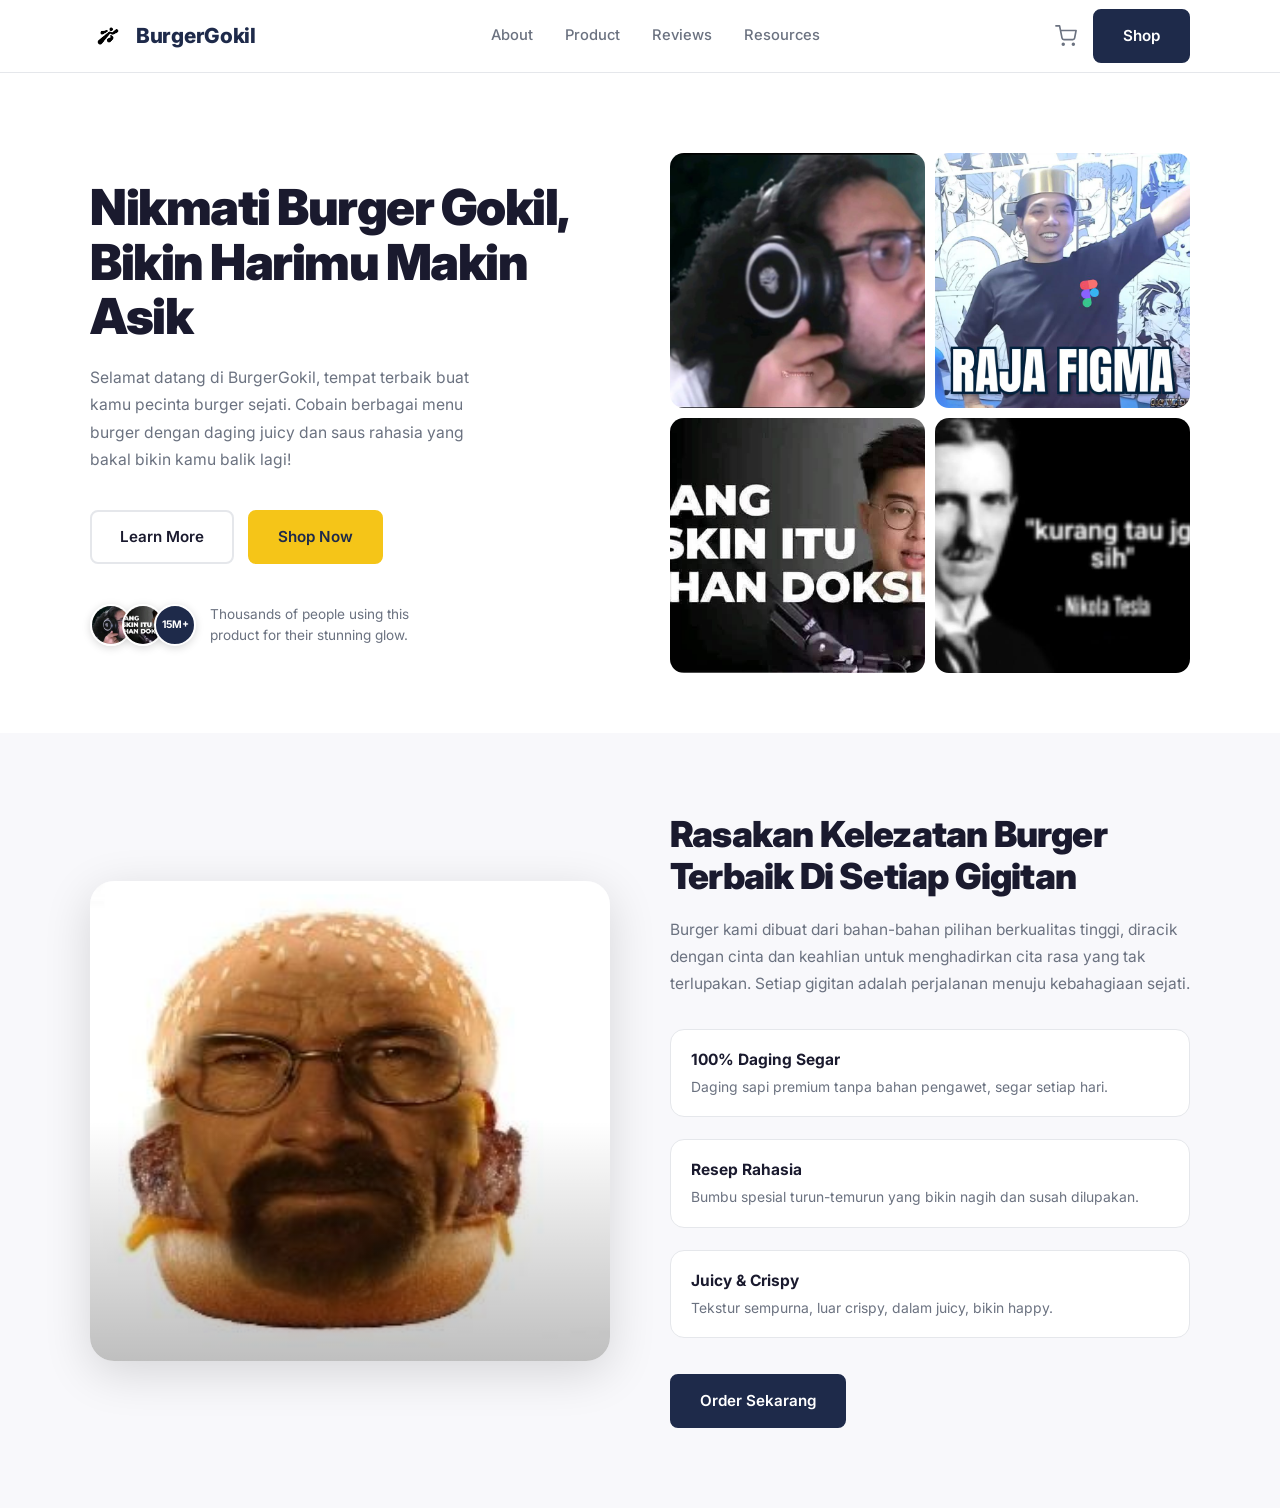
<file: KUIS-01/index.html>
<!DOCTYPE html>
<html lang="en">
  <head>
    <meta charset="UTF-8" />
    <meta name="viewport" content="width=device-width, initial-scale=1.0" />
    <meta
      name="description"
      content="GlowMind – Where mental wellness meets vibrant living. Discover natural products to enhance focus, calm your mind, and shine from within."
    />
    <title>GlowMind – Elevate Your Mind, Embrace Your Glow</title>
    <link rel="preconnect" href="https://fonts.googleapis.com" />
    <link rel="preconnect" href="https://fonts.gstatic.com" crossorigin />
    <link
      href="https://fonts.googleapis.com/css2?family=Inter:wght@400;500;600;700;800;900&display=swap"
      rel="stylesheet"
    />
    <link rel="stylesheet" href="style.css" />
  </head>
  <body>
    <!-- ===== NAVBAR ===== -->
    <header class="navbar">
      <div class="container navbar__inner">
        <a href="#" class="navbar__logo" id="logo-link">
          <img src="logo.jpg" alt="BurgerGokil logo" class="navbar__logo-img" />
          <span class="navbar__brand">BurgerGokil</span>
        </a>

        <nav class="navbar__nav" id="main-nav">
          <a href="#about" class="navbar__link">About</a>
          <a href="#product" class="navbar__link">Product</a>
          <a href="#reviews" class="navbar__link">Reviews</a>
          <a href="#resources" class="navbar__link">Resources</a>
        </nav>

        <div class="navbar__actions">
          <a href="#cart" class="navbar__icon" id="cart-btn" aria-label="Cart">
            <svg
              xmlns="http://www.w3.org/2000/svg"
              width="22"
              height="22"
              viewBox="0 0 24 24"
              fill="none"
              stroke="currentColor"
              stroke-width="1.8"
              stroke-linecap="round"
              stroke-linejoin="round"
            >
              <circle cx="9" cy="21" r="1" />
              <circle cx="20" cy="21" r="1" />
              <path d="M1 1h4l2.68 13.39a2 2 0 0 0 2 1.61h9.72a2 2 0 0 0 2-1.61L23 6H6" />
            </svg>
          </a>
          <a href="#shop" class="btn btn--primary" id="shop-btn">Shop</a>
        </div>
      </div>
    </header>

    <main>
      <!-- ===== HERO SECTION ===== -->
      <section class="hero" id="about">
        <div class="container hero__inner">
          <!-- Left Content -->
          <div class="hero__content">
            <h1 class="hero__title">
              Nikmati Burger Gokil,<br />Bikin Harimu Makin Asik
            </h1>
            <p class="hero__desc">
              Selamat datang di BurgerGokil, tempat terbaik buat kamu pecinta burger sejati. 
              Cobain berbagai menu burger dengan daging juicy dan saus rahasia yang bakal bikin kamu balik lagi!
            </p>

            <div class="hero__buttons">
              <a href="#about" class="btn btn--outline" id="learn-more-btn">Learn More</a>
              <a href="#shop" class="btn btn--yellow" id="shop-now-btn">Shop Now</a>
            </div>

            <div class="hero__social-proof">
              <div class="avatar-group">
                <img src="gambar (1).jpg" alt="User 1" class="avatar" id="avatar-1" />
                <img src="gambar (2).jpg" alt="User 2" class="avatar" id="avatar-2" />
                <span class="avatar avatar--count">15M+</span>
              </div>
              <p class="hero__social-text">
                Thousands of people using this product for their stunning glow.
              </p>
            </div>
          </div>

          <!-- Right Image Grid -->
          <div class="hero__grid" id="hero-grid">
            <div class="hero__grid-col hero__grid-col--left">
              <div class="hero__grid-item">
                <img src="gambar (1).jpg" alt="Happy customer 1" class="hero__grid-img" />
              </div>
              <div class="hero__grid-item">
                <img src="gambar (2).jpg" alt="Happy customer 2" class="hero__grid-img" />
              </div>
            </div>
            <div class="hero__grid-col hero__grid-col--right">
              <div class="hero__grid-item">
                <img src="gambar (3).jpg" alt="Happy customer 3" class="hero__grid-img" />
              </div>
              <div class="hero__grid-item">
                <img src="gambar (4).jpg" alt="Happy customer 4" class="hero__grid-img" />
              </div>
            </div>
          </div>
        </div>
      </section>

      <!-- ===== PRODUCT SECTION ===== -->
      <section class="product" id="product">
        <div class="container product__inner">
          <!-- Left: Product Image -->
          <div class="product__image-wrap">
            <img
              src="produk.jpg"
              alt="GlowMind supplement bottle"
              class="product__img"
              id="product-img"
            />
          </div>

          <!-- Right: Product Content -->
          <div class="product__content">
            <h2 class="product__title">
              Rasakan Kelezatan Burger Terbaik Di Setiap Gigitan
            </h2>
            <p class="product__desc">
              Burger kami dibuat dari bahan-bahan pilihan berkualitas tinggi,
              diracik dengan cinta dan keahlian untuk menghadirkan cita rasa
              yang tak terlupakan. Setiap gigitan adalah perjalanan menuju
              kebahagiaan sejati.
            </p>

            <div class="product__features">
              <div class="feature" id="feature-1">
                <div class="feature__text">
                  <h3 class="feature__title">100% Daging Segar</h3>
                  <p class="feature__desc">Daging sapi premium tanpa bahan pengawet, segar setiap hari.</p>
                </div>
              </div>
              <div class="feature" id="feature-2">
                <div class="feature__text">
                  <h3 class="feature__title">Resep Rahasia</h3>
                  <p class="feature__desc">Bumbu spesial turun-temurun yang bikin nagih dan susah dilupakan.</p>
                </div>
              </div>
              <div class="feature" id="feature-3">
                <div class="feature__text">
                  <h3 class="feature__title">Juicy & Crispy</h3>
                  <p class="feature__desc">Tekstur sempurna, luar crispy, dalam juicy, bikin happy.</p>
                </div>
              </div>
            </div>

            <a href="#shop" class="btn btn--primary" id="discover-btn">Order Sekarang</a>
          </div>
        </div>
      </section>

    </main>
  </body>
</html>
</file>
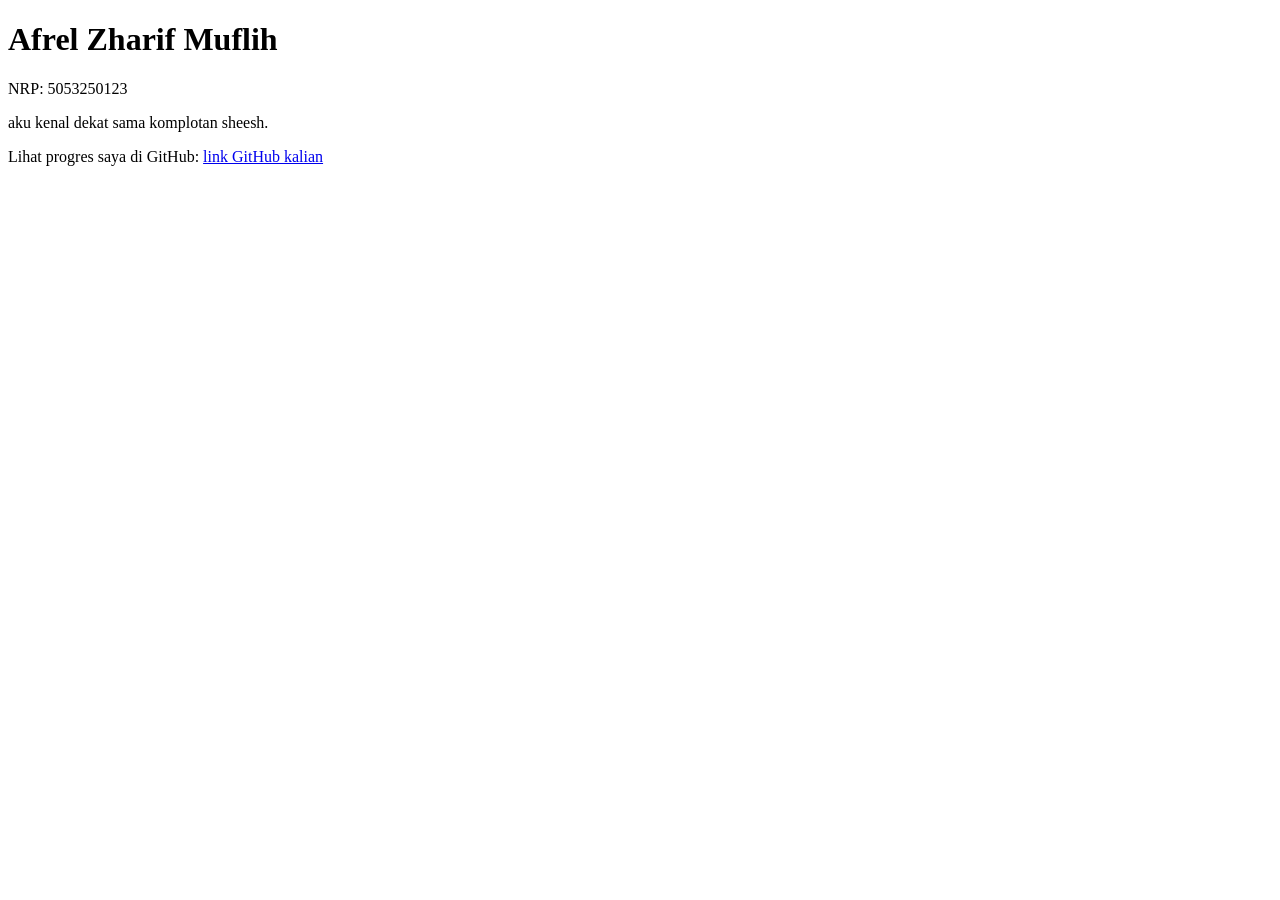
<file: m00/index.html>
<!DOCTYPE html>
<html lang="id">
<head>
  <meta charset="utf-8">
  <meta name="viewport" content="width=device-width, initial-scale=1">
  <title>Kartu Nama RVYK</title>
</head>
<body>

  <h1 id="nama">Afrel Zharif Muflih</h1>
  <p id="nrp">NRP: 5053250123</p>
  <p id="bio">aku kenal dekat sama komplotan sheesh.</p>
  <p>Lihat progres saya di GitHub: <a id="github" href="https://github.com/RellZM">link GitHub kalian</a></p>

</body>
</html>
</file>
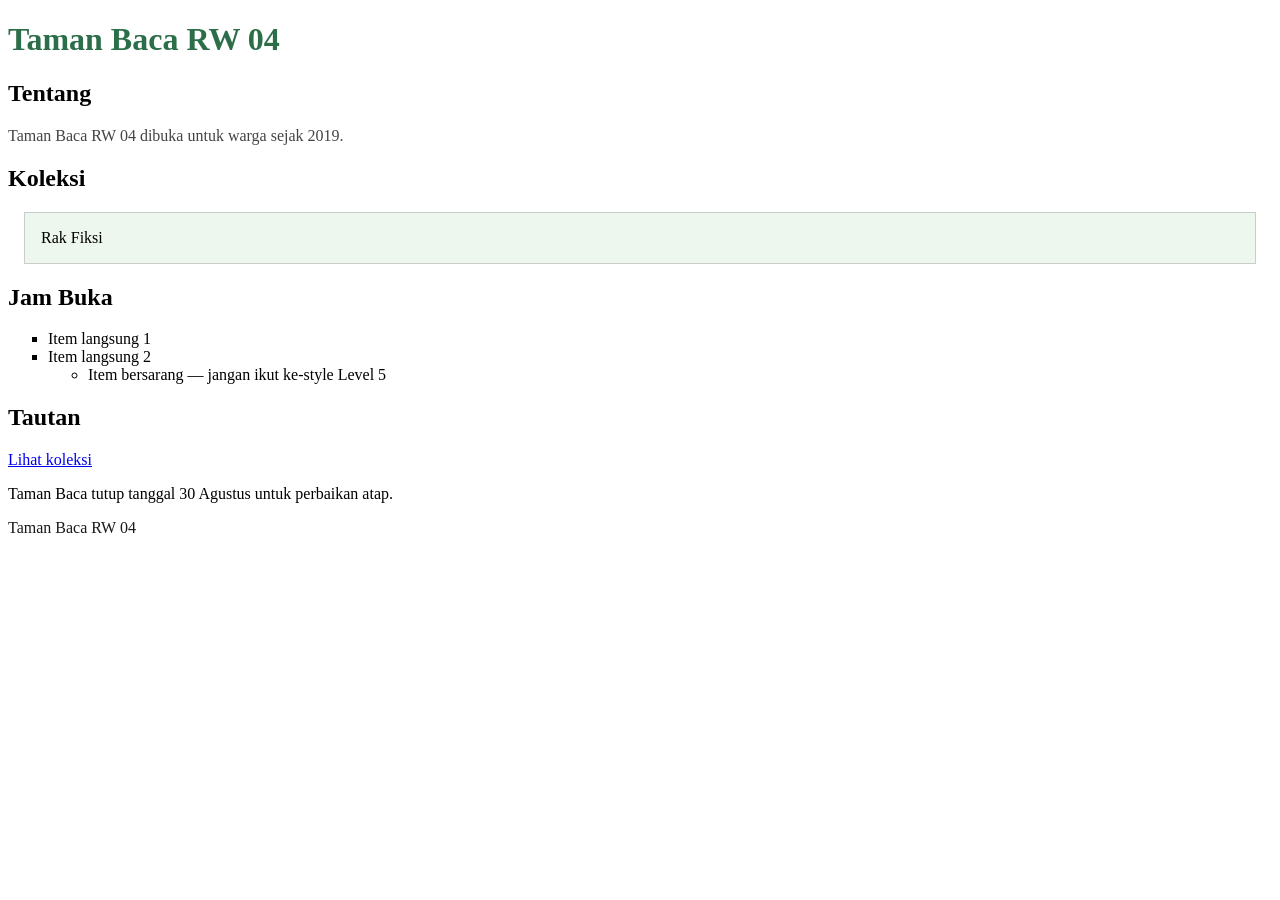
<file: m02/index.html>
<!doctype html>
<html lang="id">
  <head>
    <meta charset="utf-8" />
    <meta name="viewport" content="width=device-width, initial-scale=1" />
    <title>Taman Baca RW 04</title>
    <!-- Level 1 — BUG: nama file yang ditunjuk salah (style.css yang benar-benar
      ada di folder ini bernama "style.css", bukan "styles.css"). -->
    <link rel="stylesheet" href="style.css" />
  </head>
  <body>
    <header>
      <h1 id="judul-utama">Taman Baca RW 04</h1>
    </header>

    <main>
      <section>
        <h2>Tentang</h2>
        <p class="deskripsi">Taman Baca RW 04 dibuka untuk warga sejak 2019.</p>
      </section>

      <section>
        <h2>Koleksi</h2>
        <div class="kotak">Rak Fiksi</div>
      </section>

      <section>
        <h2>Jam Buka</h2>
        <ul class="daftar">
          <li>Item langsung 1</li>
          <li>
            Item langsung 2
            <ul>
              <li class="jebakan">
                Item bersarang — jangan ikut ke-style Level 5
              </li>
            </ul>
          </li>
        </ul>
      </section>

      <section>
        <h2>Tautan</h2>
        <a class="tombol" href="#koleksi">Lihat koleksi</a>
      </section>

      <section>
        <p class="pengumuman" id="pengumuman-utama">
          Taman Baca tutup tanggal 30 Agustus untuk perbaikan atap.
        </p>
      </section>
    </main>

    <footer>
      <p>Taman Baca RW 04</p>
    </footer>
  </body>
</html>
</file>
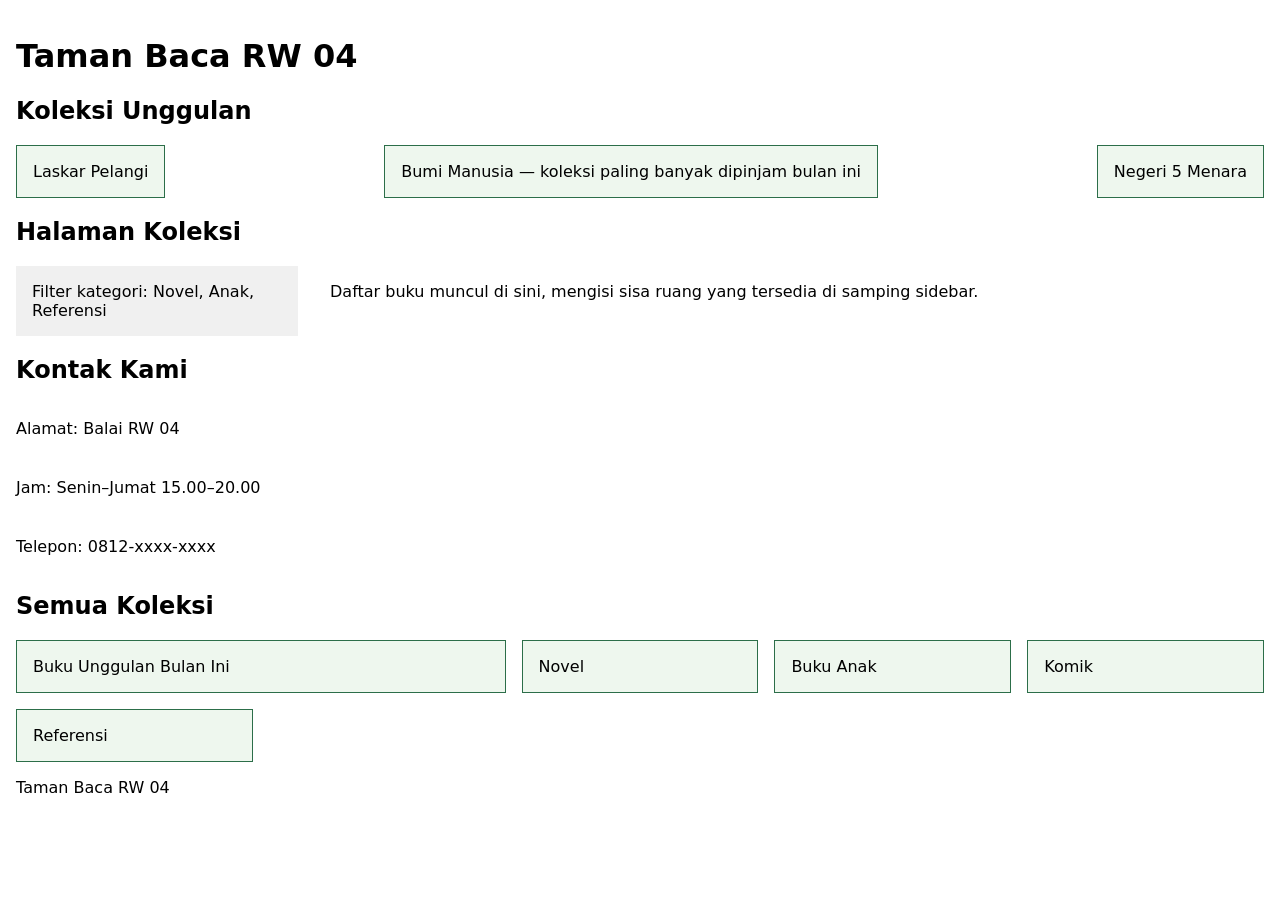
<file: m03/index.html>
<!DOCTYPE html>
<html lang="id">
<head>
  <meta charset="utf-8">
  <meta name="viewport" content="width=device-width, initial-scale=1">
  <title>Taman Baca RW 04</title>
  <link rel="stylesheet" href="style.css">
</head>
<body>

  <header>
    <h1>Taman Baca RW 04</h1>
  </header>

  <main>
    <section id="koleksi-unggulan">
      <h2>Koleksi Unggulan</h2>
      <div class="kartu-flex">
        <article class="kartu">Laskar Pelangi</article>
        <article class="kartu">Bumi Manusia — koleksi paling banyak dipinjam bulan ini</article>
        <article class="kartu">Negeri 5 Menara</article>
      </div>
    </section>

    <section id="tata-letak">
      <h2>Halaman Koleksi</h2>
      <div class="tata-letak">
        <aside class="sidebar">Filter kategori: Novel, Anak, Referensi</aside>
        <div class="konten">Daftar buku muncul di sini, mengisi sisa ruang yang tersedia di samping sidebar.</div>
      </div>
    </section>

    <section id="kontak">
      <h2>Kontak Kami</h2>
      <div class="info-kontak">
        <p>Alamat: Balai RW 04</p>
        <p>Jam: Senin–Jumat 15.00–20.00</p>
        <p>Telepon: 0812-xxxx-xxxx</p>
      </div>
    </section>

    <section id="grid-koleksi">
      <h2>Semua Koleksi</h2>
      <div class="kisi">
        <article class="kartu-grid unggulan">Buku Unggulan Bulan Ini</article>
        <article class="kartu-grid">Novel</article>
        <article class="kartu-grid">Buku Anak</article>
        <article class="kartu-grid">Komik</article>
        <article class="kartu-grid">Referensi</article>
      </div>
    </section>
  </main>

  <footer>
    <p>Taman Baca RW 04</p>
  </footer>

</body>
</html>
</file>
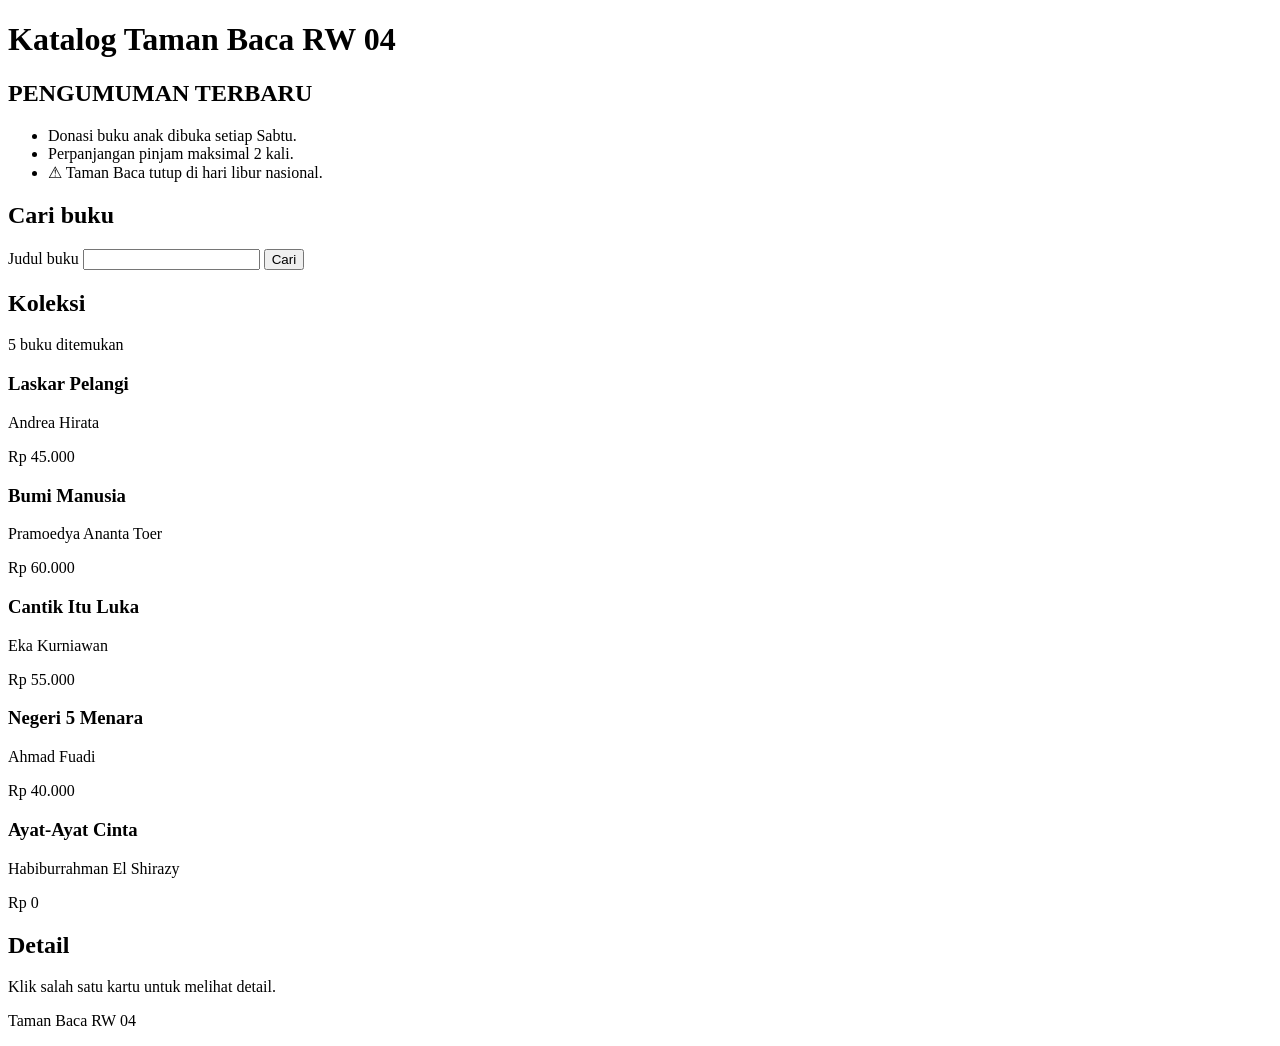
<file: m05/index.html>
<!DOCTYPE html>
<html lang="id">
<head>
  <meta charset="utf-8">
  <meta name="viewport" content="width=device-width, initial-scale=1">
  <title>Katalog — Taman Baca RW 04</title>
</head>
<body>

  <header>
    <h1>Katalog Taman Baca RW 04</h1>
  </header>

  <main>
    <section id="pengumuman">
      <h2 id="judul-pengumuman">Pengumuman Terbaru</h2>
      <ul id="daftar-pengumuman">
        <li>Donasi buku anak dibuka setiap Sabtu.</li>
        <li>Perpanjangan pinjam maksimal 2 kali.</li>
        <li>Taman Baca tutup di hari libur nasional.</li>
      </ul>
    </section>

    <section id="cari">
      <h2>Cari buku</h2>
      <form id="form-cari">
        <label for="input-cari">Judul buku</label>
        <input id="input-cari" type="text" name="cari" autocomplete="off">
        <button type="submit">Cari</button>
      </form>
    </section>

    <section id="koleksi">
      <h2>Koleksi</h2>
      <p id="ringkasan"></p>
      <div id="katalog"></div>
    </section>

    <section id="detail">
      <h2>Detail</h2>
      <div id="panel-detail">Klik salah satu kartu untuk melihat detail.</div>
    </section>
  </main>

  <footer>
    <p>Taman Baca RW 04</p>
  </footer>

  <script type="module" src="script.js"></script>
</body>
</html>
</file>
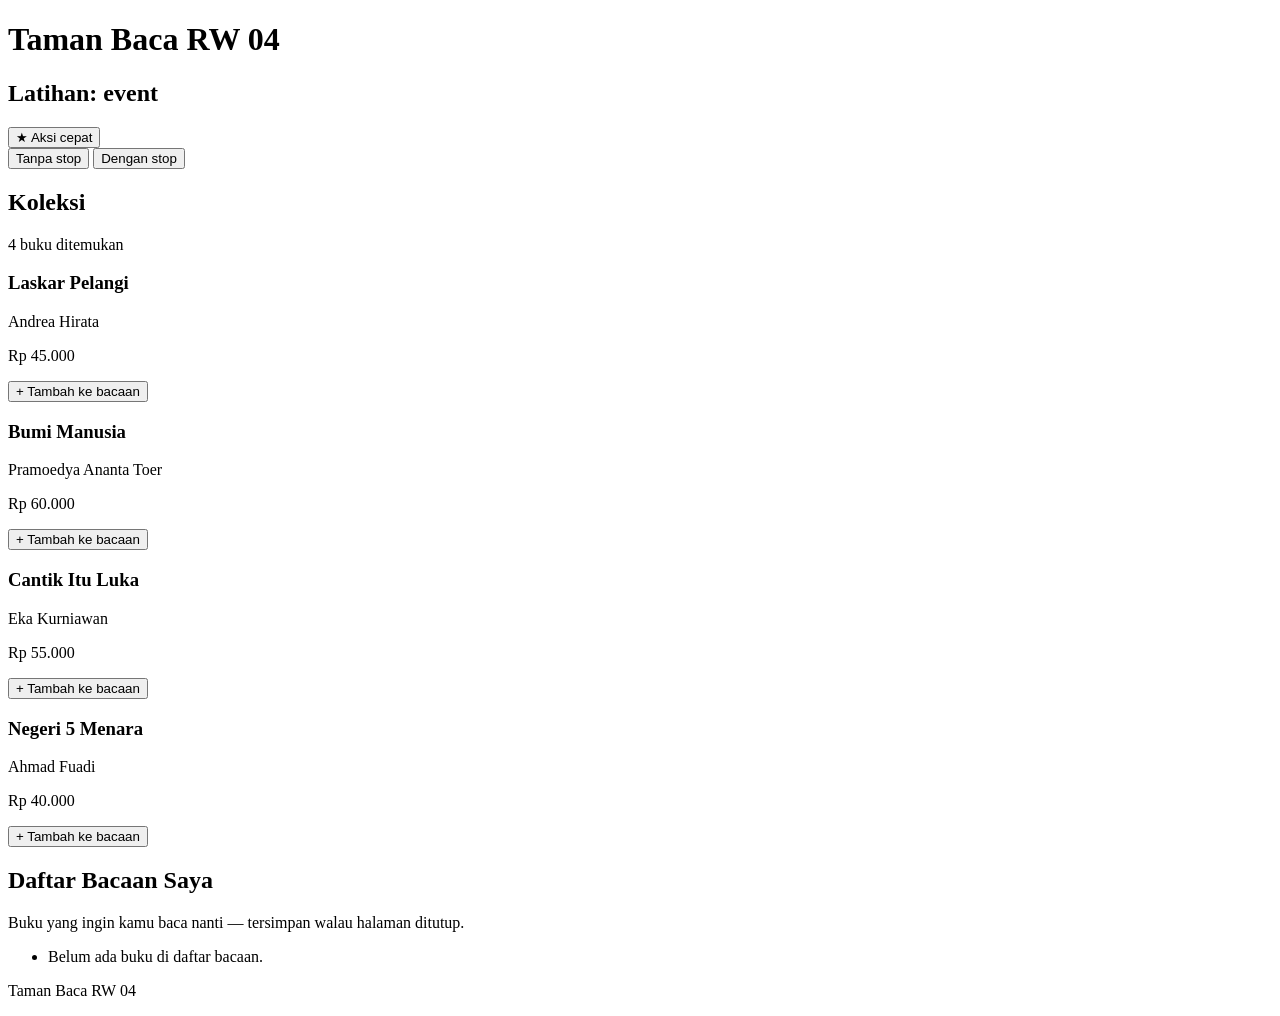
<file: m06/index.html>
<!DOCTYPE html>
<html lang="id">
<head>
  <meta charset="utf-8">
  <meta name="viewport" content="width=device-width, initial-scale=1">
  <title>Daftar Bacaan — Taman Baca RW 04</title>
</head>
<body>

  <header>
    <h1>Taman Baca RW 04</h1>
  </header>

  <main>
    <section id="latihan-event">
      <h2>Latihan: event</h2>

      <div id="aksi-cepat">
        <button id="tombol-cepat" type="button">
          <span class="ikon" aria-hidden="true">★</span> Aksi cepat
        </button>
      </div>

      <div id="area-bubbling">
        <button id="tombol-tanpa-stop" type="button">Tanpa stop</button>
        <button id="tombol-stop" type="button">Dengan stop</button>
      </div>
    </section>

    <section id="koleksi">
      <h2>Koleksi</h2>
      <p id="ringkasan"></p>
      <div id="katalog"></div>
    </section>

    <section id="bacaan">
      <h2>Daftar Bacaan Saya</h2>
      <p>Buku yang ingin kamu baca nanti — tersimpan walau halaman ditutup.</p>
      <ul id="daftar-bacaan"></ul>
    </section>
  </main>

  <footer>
    <p>Taman Baca RW 04</p>
  </footer>

  <script type="module" src="script.js"></script>
</body>
</html>
</file>
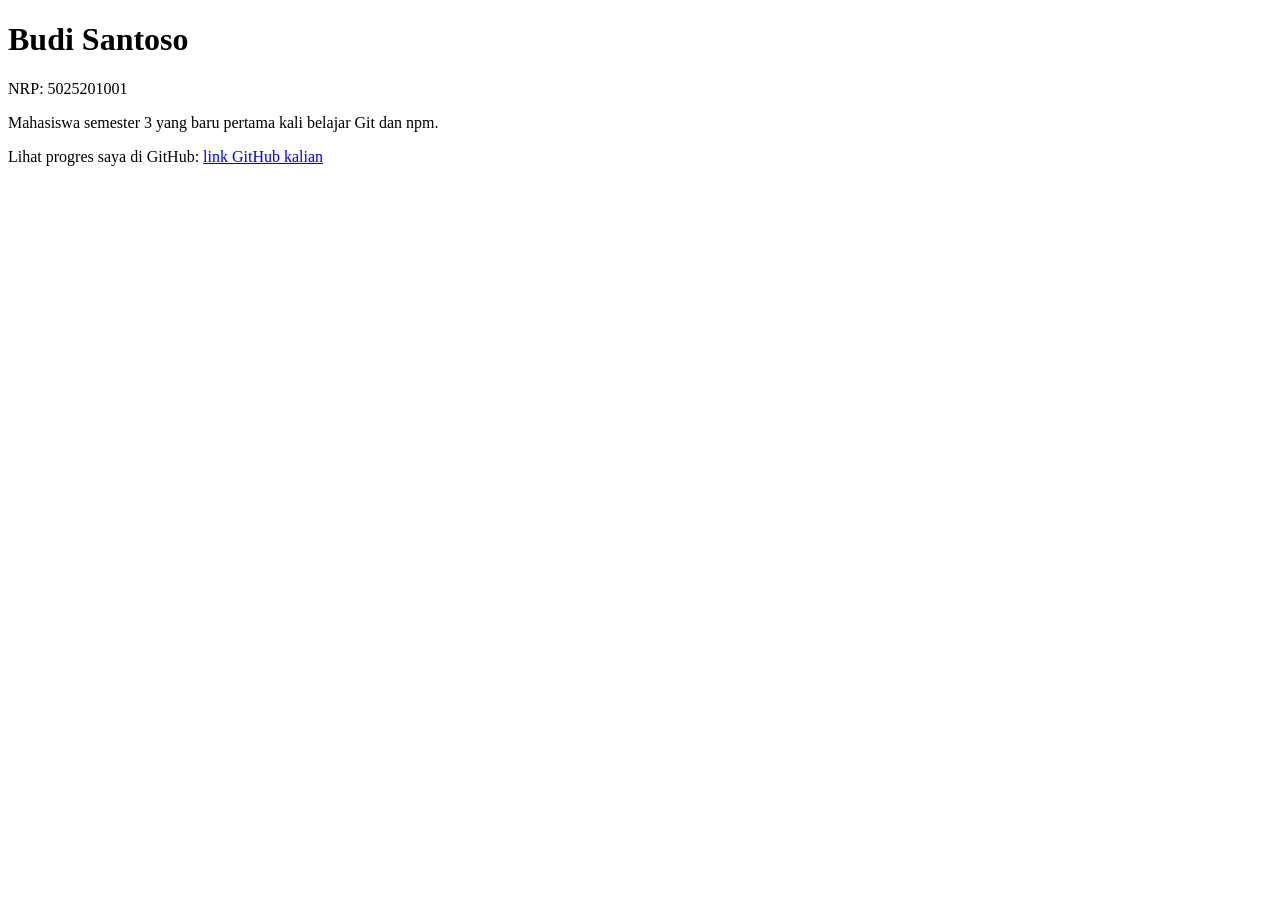
<file: m00/_solusi/index.html>
<!DOCTYPE html>
<html lang="id">
<head>
  <meta charset="utf-8">
  <meta name="viewport" content="width=device-width, initial-scale=1">
  <title>Kartu Perkenalan — Budi Santoso</title>
</head>
<body>

  <h1 id="nama">Budi Santoso</h1>
  <p id="nrp">NRP: 5025201001</p>
  <p id="bio">Mahasiswa semester 3 yang baru pertama kali belajar Git dan npm.</p>
  <p>Lihat progres saya di GitHub: <a id="github" href="https://github.com/budisantoso">link GitHub kalian</a></p>

</body>
</html>
</file>
<file: KUIS-01/style.css>
@import url('https://fonts.googleapis.com/css2?family=Inter:wght@400;500;600;700;800;900&display=swap');

*, *::before, *::after {
  margin: 0;
  padding: 0;
  box-sizing: border-box;
}

:root {
  --clr-navy:      #1e2a4a;
  --clr-navy-dark: #141d35;
  --clr-yellow:    #f5c518;
  --clr-yellow-dk: #d4a900;
  --clr-white:     #ffffff;
  --clr-off-white: #f8f8fb;
  --clr-text:      #1a1a2e;
  --clr-muted:     #6b7280;
  --clr-border:    #e5e7eb;

  --radius-sm:  8px;
  --radius-md:  14px;
  --radius-lg:  24px;
  --radius-xl:  40px;

  --shadow-sm: 0 1px 3px rgba(0,0,0,0.08);
  --shadow-md: 0 4px 20px rgba(0,0,0,0.10);
  --shadow-lg: 0 12px 48px rgba(0,0,0,0.14);

  --font: 'Inter', sans-serif;
}

html {
  scroll-behavior: smooth;
}

body {
  font-family: var(--font);
  color: var(--clr-text);
  background: var(--clr-white);
  line-height: 1.6;
  overflow-x: hidden;
}

img {
  display: block;
  max-width: 100%;
}

a {
  text-decoration: none;
  color: inherit;
}

.container {
  width: min(100%, 1180px);
  margin-inline: auto;
  padding-inline: 40px;
}

.btn {
  display: inline-flex;
  align-items: center;
  justify-content: center;
  padding: 13px 28px;
  border-radius: var(--radius-sm);
  font-family: var(--font);
  font-weight: 600;
  font-size: 0.95rem;
  cursor: pointer;
  white-space: nowrap;
  border: 2px solid transparent;
}

.btn--primary {
  background: var(--clr-navy);
  color: var(--clr-white);
  border-color: var(--clr-navy);
}

.btn--yellow {
  background: var(--clr-yellow);
  color: var(--clr-navy);
  border-color: var(--clr-yellow);
}

.btn--outline {
  background: transparent;
  color: var(--clr-text);
  border-color: var(--clr-border);
}

.btn--white {
  background: var(--clr-white);
  color: var(--clr-navy);
  border-color: var(--clr-white);
}

.btn--outline-white {
  background: transparent;
  color: var(--clr-white);
  border-color: rgba(255,255,255,0.55);
}

.navbar {
  position: sticky;
  top: 0;
  z-index: 100;
  background: rgba(255,255,255,0.92);
  backdrop-filter: blur(12px);
  -webkit-backdrop-filter: blur(12px);
  border-bottom: 1px solid var(--clr-border);
}

.navbar__inner {
  display: flex;
  align-items: center;
  justify-content: space-between;
  gap: 24px;
  height: 72px;
}

.navbar__logo {
  display: flex;
  align-items: center;
  gap: 10px;
}

.navbar__logo-img {
  width: 36px;
  height: 36px;
  border-radius: 50%;
  object-fit: cover;
  object-position: top;
}

.navbar__brand {
  font-size: 1.3rem;
  font-weight: 800;
  color: var(--clr-navy);
  letter-spacing: -0.3px;
}

.navbar__nav {
  display: flex;
  align-items: center;
  gap: 32px;
}

.navbar__link {
  font-size: 0.92rem;
  font-weight: 500;
  color: var(--clr-muted);
}

.navbar__actions {
  display: flex;
  align-items: center;
  gap: 16px;
}

.navbar__icon {
  color: var(--clr-muted);
  display: flex;
  align-items: center;
}

.hero {
  padding-block: 80px 60px;
  background: var(--clr-white);
}

.hero__inner {
  display: grid;
  grid-template-columns: 1fr 1fr;
  align-items: center;
  gap: 60px;
}

.hero__title {
  font-size: clamp(2.2rem, 4vw, 3.1rem);
  font-weight: 900;
  line-height: 1.1;
  color: var(--clr-text);
  letter-spacing: -1.5px;
  margin-bottom: 20px;
}

.hero__desc {
  font-size: 0.98rem;
  color: var(--clr-muted);
  max-width: 400px;
  margin-bottom: 36px;
  line-height: 1.75;
}

.hero__buttons {
  display: flex;
  gap: 14px;
  margin-bottom: 40px;
  flex-wrap: wrap;
}

.hero__social-proof {
  display: flex;
  align-items: center;
  gap: 14px;
}

.avatar-group {
  display: flex;
  align-items: center;
}

.avatar {
  width: 42px;
  height: 42px;
  border-radius: 50%;
  border: 2.5px solid var(--clr-white);
  object-fit: cover;
  object-position: top;
  margin-left: -10px;
  box-shadow: 0 2px 8px rgba(0,0,0,0.15);
}

.avatar:first-child {
  margin-left: 0;
}

.avatar--count {
  width: 42px;
  height: 42px;
  border-radius: 50%;
  background: var(--clr-navy);
  color: var(--clr-white);
  font-size: 0.65rem;
  font-weight: 700;
  display: flex;
  align-items: center;
  justify-content: center;
  margin-left: -10px;
  border: 2.5px solid var(--clr-white);
  box-shadow: 0 2px 8px rgba(0,0,0,0.15);
}

.hero__social-text {
  font-size: 0.85rem;
  color: var(--clr-muted);
  max-width: 200px;
  line-height: 1.5;
}

.hero__grid {
  display: grid;
  grid-template-columns: 1fr 1fr;
  gap: 10px;
  height: 520px;
}

.hero__grid-col {
  display: flex;
  flex-direction: column;
  gap: 10px;
}

.hero__grid-item {
  border-radius: var(--radius-md);
  overflow: hidden;
  flex: 1;
}

.hero__grid-item--tall {
  flex: 1.4;
}

.hero__grid-item--tall2 {
  flex: 1.6;
}

.hero__grid-img {
  width: 100%;
  height: 100%;
  object-fit: cover;
  object-position: top center;
}

.product {
  padding-block: 80px;
  background: var(--clr-off-white);
}

.product__inner {
  display: grid;
  grid-template-columns: 1fr 1fr;
  gap: 60px;
  align-items: center;
}

.product__image-wrap {
  border-radius: var(--radius-lg);
  overflow: hidden;
  box-shadow: var(--shadow-lg);
  position: relative;
}

.product__image-wrap::before {
  content: '';
  position: absolute;
  inset: 0;
  background: linear-gradient(to top, rgba(0,0,0,0.25), transparent 50%);
  z-index: 1;
  pointer-events: none;
}

.product__img {
  width: 100%;
  height: 480px;
  object-fit: cover;
}

.product__title {
  font-size: clamp(1.7rem, 2.8vw, 2.4rem);
  font-weight: 900;
  line-height: 1.18;
  color: var(--clr-text);
  letter-spacing: -0.8px;
  margin-bottom: 18px;
}

.product__desc {
  font-size: 0.97rem;
  color: var(--clr-muted);
  line-height: 1.75;
  margin-bottom: 32px;
}

.product__features {
  display: flex;
  flex-direction: column;
  gap: 22px;
  margin-bottom: 36px;
}

.feature {
  display: flex;
  align-items: flex-start;
  gap: 16px;
  padding: 18px 20px;
  background: var(--clr-white);
  border-radius: var(--radius-md);
  border: 1px solid var(--clr-border);
}

.feature__title {
  font-size: 0.97rem;
  font-weight: 700;
  color: var(--clr-text);
  margin-bottom: 4px;
}

.feature__desc {
  font-size: 0.87rem;
  color: var(--clr-muted);
  line-height: 1.55;
}

@media (max-width: 900px) {
  .container {
    padding-inline: 24px;
  }

  .hero__inner {
    grid-template-columns: 1fr;
    gap: 40px;
  }

  .hero__grid {
    height: 380px;
  }

  .product__inner {
    grid-template-columns: 1fr;
    gap: 40px;
  }
}

@media (max-width: 640px) {
  .navbar__nav {
    display: none;
  }

  .hero__grid {
    height: 300px;
  }

  .hero__title {
    font-size: 2rem;
  }
}
</file>
<file: m02/style.css>
/* PERTEMUAN 2 — CSS: Selector, Box Model, Spesifisitas
Baca SOAL.md untuk urutan levelnya. */

/* Level 2 — TODO: tambahkan minimal satu selector ELEMEN (mis. p { ... }),
satu selector CLASS (mis. .deskripsi { ... }), dan satu selector ID
(mis. #judul-utama { ... }). Boleh style apa saja. */
p {
  color: #1a1a1a;
}

.deskripsi {
  color: #444444;
}

#judul-utama {
  color: #2c6e49;
}

/* Level 3 — TODO: lengkapi aturan .kotak di bawah supaya punya padding,
border, DAN margin sekaligus (nilainya bebas, asal bukan nol). */
.kotak {
  background-color: #eef7ee;
  padding: 1rem;
  border: 1px solid #cccccc;
  margin: 1rem;
}

/* Level 4 — TODO: tambahkan box-sizing: border-box. Biasanya ditulis untuk
selector universal (*), supaya berlaku ke semua elemen sekaligus. */
* {
  box-sizing: border-box;
}

/* Level 5 — TODO: tulis aturan untuk `.daftar > li` (anak LANGSUNG saja),
misalnya list-style: square. Item yang bersarang dua level di dalamnya
(class .jebakan) TIDAK BOLEH ikut ke-style oleh aturan ini — itu bedanya
dengan `.daftar li` (turunan, level berapa pun). */
.daftar > li {
  list-style: square;
}

/* Level 6 — TODO: tambahkan aturan :hover DAN :focus-visible untuk
.tombol, misalnya mengubah background-color supaya terlihat interaktif. */
.tombol:hover {
  background-color: #2c6e49;
}

.tombol:focus-visible {
  outline: 2px solid #2c6e49;
  background-color: #2c6e49;
}

/* Level 7 — JANGAN UBAH aturan di bawah ini (p.pengumuman). Tugas kalian:
kalahkan warnanya TANPA !important dan TANPA mengubah/menghapus baris
di bawah — tambahkan aturan BARU dengan selector yang lebih spesifik
(misalnya lewat id #pengumuman-utama) di tempat lain pada file ini. */
p.pengumuman {
  color: #999999;
}

#pengumuman-utama {
  color: #2c6e49;
}

/* Level 8 — TODO: font-size di bawah ini pakai px — ganti SEMUA font-size
di seluruh file ini (termasuk yang kalian tambahkan sendiri di level
lain) supaya pakai satuan rem, bukan px. */
h1 {
  font-size: 2rem;
}

/* Level 9 — TODO: buat blok :root berisi minimal satu variabel CSS
(custom property, contoh: --warna-aksen: #2c6e49;), lalu PAKAI variabel
itu lewat var(--warna-aksen) di aturan lain pada file ini — bukan cuma
dideklarasikan tanpa pernah dipakai. */
#pengumuman-utama {
  color: var(--warna-aksen);
}

/* Level 10 — TODO: tambahkan @media (prefers-color-scheme: dark) yang
mengubah TEPAT TIGA variabel dari :root (Level 9) untuk membalik skema
warna jadi gelap. Jangan menulis ulang seluruh selector lain — cukup
ubah nilai variabelnya di dalam blok @media ini. */
@media (prefers-color-scheme: dark) {
  :root {
    --warna-aksen: #7fd99a;
    --warna-bg: #121212;
    --warna-teks: #eeeeee;
  }
}
</file>
<file: m03/style.css>
/* PERTEMUAN 3 — Layout: Flexbox dan Grid
   Baca SOAL.md untuk urutan levelnya. */

body {
  font-family: system-ui, sans-serif;
  margin: 0;
  padding: 1rem;
}

/* Level 1, 2, 3 */
.kartu-flex {
  display: flex;
  justify-content: space-between;
  align-items: stretch;
  gap: 1rem;
}

.kartu {
  background-color: #eef7ee;
  padding: 1rem;
  border: 1px solid #2c6e49;
}

/* Level 4 */
.tata-letak {
  display: flex;
  gap: 1rem;
}

.sidebar {
  background-color: #f0f0f0;
  padding: 1rem;
  width: 250px;
  flex-shrink: 0;
}

.konten {
  background-color: #ffffff;
  padding: 1rem;
  flex: 1;
}

/* Level 5 */
.info-kontak {
  display: flex;
  flex-direction: column;
  gap: 0.5rem;
}

/* Level 6, 7, 9, 10 */
.kisi {
  display: grid;
  grid-template-columns: repeat(auto-fit, minmax(200px, 1fr));
  gap: 1rem;
}

.kartu-grid {
  background-color: #eef7ee;
  border: 1px solid #2c6e49;
  padding: 1rem;
}

/* Level 8 */
.unggulan {
  grid-column: span 2;
}
</file>
